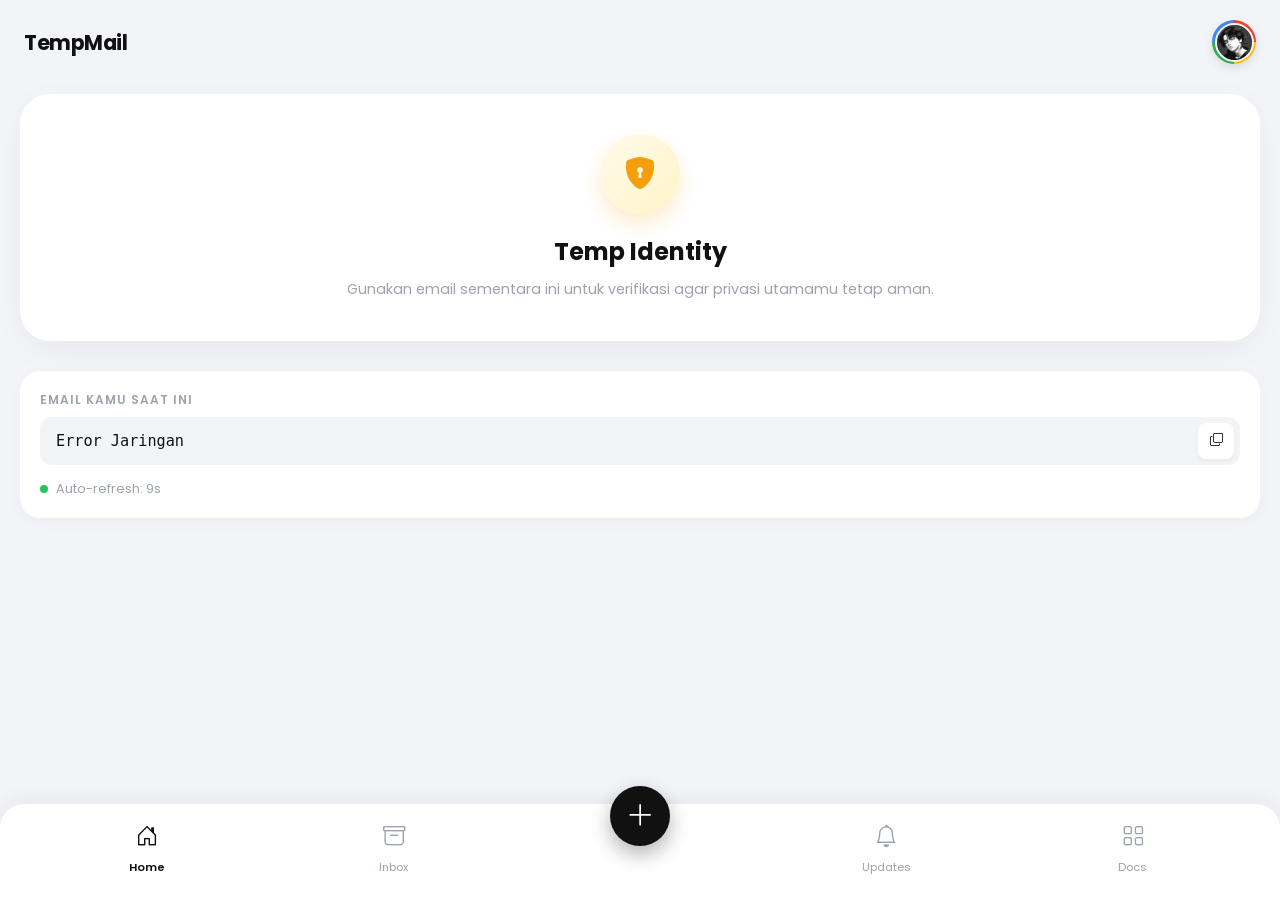
<file: public/index.html>
<!DOCTYPE html>
<html lang="id">
<head>
    <meta charset="UTF-8">
    <meta name="viewport" content="width=device-width, initial-scale=1.0, maximum-scale=1.0, user-scalable=no">
    <meta name="theme-color" content="#F2F4F8">
    <title>TempMail</title>
    
    <link rel="manifest" href="manifest.json">
    <link rel="apple-touch-icon" href="https://cdn-icons-png.flaticon.com/512/732/732200.png">
    
    <link href="https://fonts.googleapis.com/css2?family=Poppins:wght@400;500;600;700&display=swap" rel="stylesheet">
    <link rel="stylesheet" href="https://cdn.jsdelivr.net/npm/bootstrap-icons@1.11.1/font/bootstrap-icons.css">
    
    <script src="https://html2canvas.hertzen.com/dist/html2canvas.min.js"></script>
    
    <link rel="stylesheet" href="style.css">
</head>
<body>

    <div class="top-bar">
        <div class="app-name">TempMail</div>
        <div class="user-avatar">
            <img src="295a6dc7f4efe03269d55d35a91668d3.jpg" alt="User">
        </div>
    </div>

    <main id="main-container">
        
        <section id="view-home" class="tab-view active">
            <div class="hero-card">
                <div class="icon-glow">
                    <i class="bi bi-shield-lock-fill"></i>
                </div>
                <h2>Temp Identity</h2>
                <p>Gunakan email sementara ini untuk verifikasi agar privasi utamamu tetap aman.</p>
            </div>

            <div class="email-action-area">
                <label>Email Kamu Saat Ini</label>
                <div class="email-display">
                    <span id="emailAddress">Generating...</span>
                    <button onclick="copyEmail()" class="copy-btn"><i class="bi bi-copy"></i></button>
                </div>
                <div class="status-indicator">
                    <span class="dot"></span> <span id="timerText">Auto-refresh: 10s</span>
                </div>
            </div>
        </section>

        <section id="view-inbox" class="tab-view">
            <div class="section-header">
                <h2>Riwayat Inbox</h2>
                <button onclick="clearInbox()" class="trash-btn" title="Hapus Semua Pesan">
                    <i class="bi bi-trash3"></i>
                </button>
            </div>
            <div id="readList" class="message-list"></div>
        </section>

        <section id="view-updates" class="tab-view">
            <div class="section-header">
                <h2>Update Baru <span class="badge" id="badge-count" style="display:none">0</span></h2>
            </div>
            <div id="unreadList" class="message-list"></div>
        </section>

        <section id="view-docs" class="tab-view">
            <div class="section-header">
                <h2>Dokumentasi</h2>
            </div>
            <div class="doc-card" style="border: 2px dashed #E5E7EB; background: transparent; text-align: center;">
                <h3 style="justify-content: center; font-size: 1rem;">Dokumentasi Sistem</h3>
                <p style="margin-bottom: 15px; font-size: 0.85rem;">Baca detail teknis, keamanan, dan arsitektur sistem.</p>
                <a href="docs.html" class="btn-whatsapp" style="background: var(--primary); box-shadow: 0 4px 15px rgba(0,0,0,0.2); width: 100%; justify-content: center; color: white;">
                    <i class="bi bi-book-half"></i> Buka Dokumentasi Penuh
                </a>
            </div>
            <div class="doc-card">
                <h3><i class="bi bi-code-slash"></i> Cara Penggunaan</h3>
                <ul>
                    <li>Tekan tombol <strong>+</strong> atau Home untuk generate email.</li>
                    <li>Salin email dan gunakan untuk daftar akun.</li>
                    <li>Cek tab <strong>Updates</strong> untuk pesan masuk.</li>
                    <li>Klik pesan untuk membaca. Setelah dibaca, pesan pindah ke <strong>Inbox</strong>.</li>
                </ul>
            </div>
            <div class="doc-card developer-card">
                <h3>Developer Info</h3>
                <p class="dev-name">SANN404 FORUM</p>
                <p>Aplikasi ini dibuat untuk melindungi privasi user dari spam.</p>
                <a href="https://whatsapp.com/channel/0029Vb6ukqnHQbS4mKP0j80L" target="_blank" class="btn-whatsapp">
                    <i class="bi bi-whatsapp"></i> Join Saluran Developer
                </a>
            </div>
        </section>

    </main>

    <nav class="bottom-nav">
        <div class="nav-item active" onclick="switchTab('view-home', this)">
            <i class="bi bi-house-door"></i>
            <span>Home</span>
        </div>
        <div class="nav-item" onclick="switchTab('view-inbox', this)">
            <i class="bi bi-archive"></i>
            <span>Inbox</span>
        </div>
        <div class="nav-fab-wrapper">
            <div class="nav-fab" onclick="confirmNewEmail()">
                <i class="bi bi-plus-lg"></i>
            </div>
        </div>
        <div class="nav-item" onclick="switchTab('view-updates', this)">
            <div class="icon-wrapper">
                <i class="bi bi-bell"></i>
                <div class="nav-dot" id="nav-dot" style="display: none;"></div>
            </div>
            <span>Updates</span>
        </div>
        <div class="nav-item" onclick="switchTab('view-docs', this)">
            <i class="bi bi-grid"></i>
            <span>Docs</span>
        </div>
    </nav>

    <div id="msgModal" class="modal">
        <div class="modal-content">
            <div class="modal-header">
                <h3 id="modalSubject">Subject</h3>
                <div style="display: flex; gap: 8px;">
                    <button onclick="openMessageShare()" class="share-btn-round"><i class="bi bi-share-fill"></i></button>
                    <button onclick="closeModal('msgModal')" class="close-btn"><i class="bi bi-x-lg"></i></button>
                </div>
            </div>
            <div class="modal-meta" id="modalMeta"></div> 
            <div class="modal-body" id="modalBody">...</div>
        </div>
    </div>

    <div id="shareMsgModal" class="modal" style="align-items: center; justify-content: center;">
        <div class="modal-content" style="border-radius: 24px; max-width: 360px; padding: 20px;">
            <div class="modal-header" style="margin-bottom: 10px;">
                <h3>Bagikan Pesan</h3>
                <button onclick="closeModal('shareMsgModal')" class="close-btn"><i class="bi bi-x-lg"></i></button>
            </div>
            
            <p style="font-size: 0.8rem; color: #6B7280; margin-bottom: 20px;">Pesan akan di-generate menjadi gambar.</p>

            <button onclick="shareAsImage()" class="btn-whatsapp" style="width: 100%; justify-content: center; margin-bottom: 10px; background: var(--primary);">
                <i class="bi bi-image"></i> Share Gambar (IG/WA)
            </button>
            <button onclick="shareToWaText()" class="btn-secondary-full">
                <i class="bi bi-whatsapp"></i> Share Teks WA
            </button>
        </div>
    </div>

    <div id="capture-container" style="position: fixed; left: -9999px; top: 0;">
        <div id="capture-card" class="capture-card-style">
            <div class="capture-header">
                <div class="capture-logo">
                    <i class="bi bi-shield-lock-fill"></i> TempMail
                </div>
            </div>
            
            <div class="capture-body">
                <div class="capture-label">dari:</div>
                <div class="capture-email" id="capEmail">exmp***@gmail.com</div>
                
                <div class="capture-label" style="margin-top: 15px;">pesan:</div>
                <div class="capture-msg" id="capMsg">
                    Isi pesan akan muncul disini...
                </div>
            </div>

            <div class="capture-footer">
                Temporary Email | SANN404 FORUM
            </div>
        </div>
    </div>

    <div id="toast" class="toast">Disalin ke clipboard!</div>
    <script src="script.js"></script>
</body>
</html>
</file>
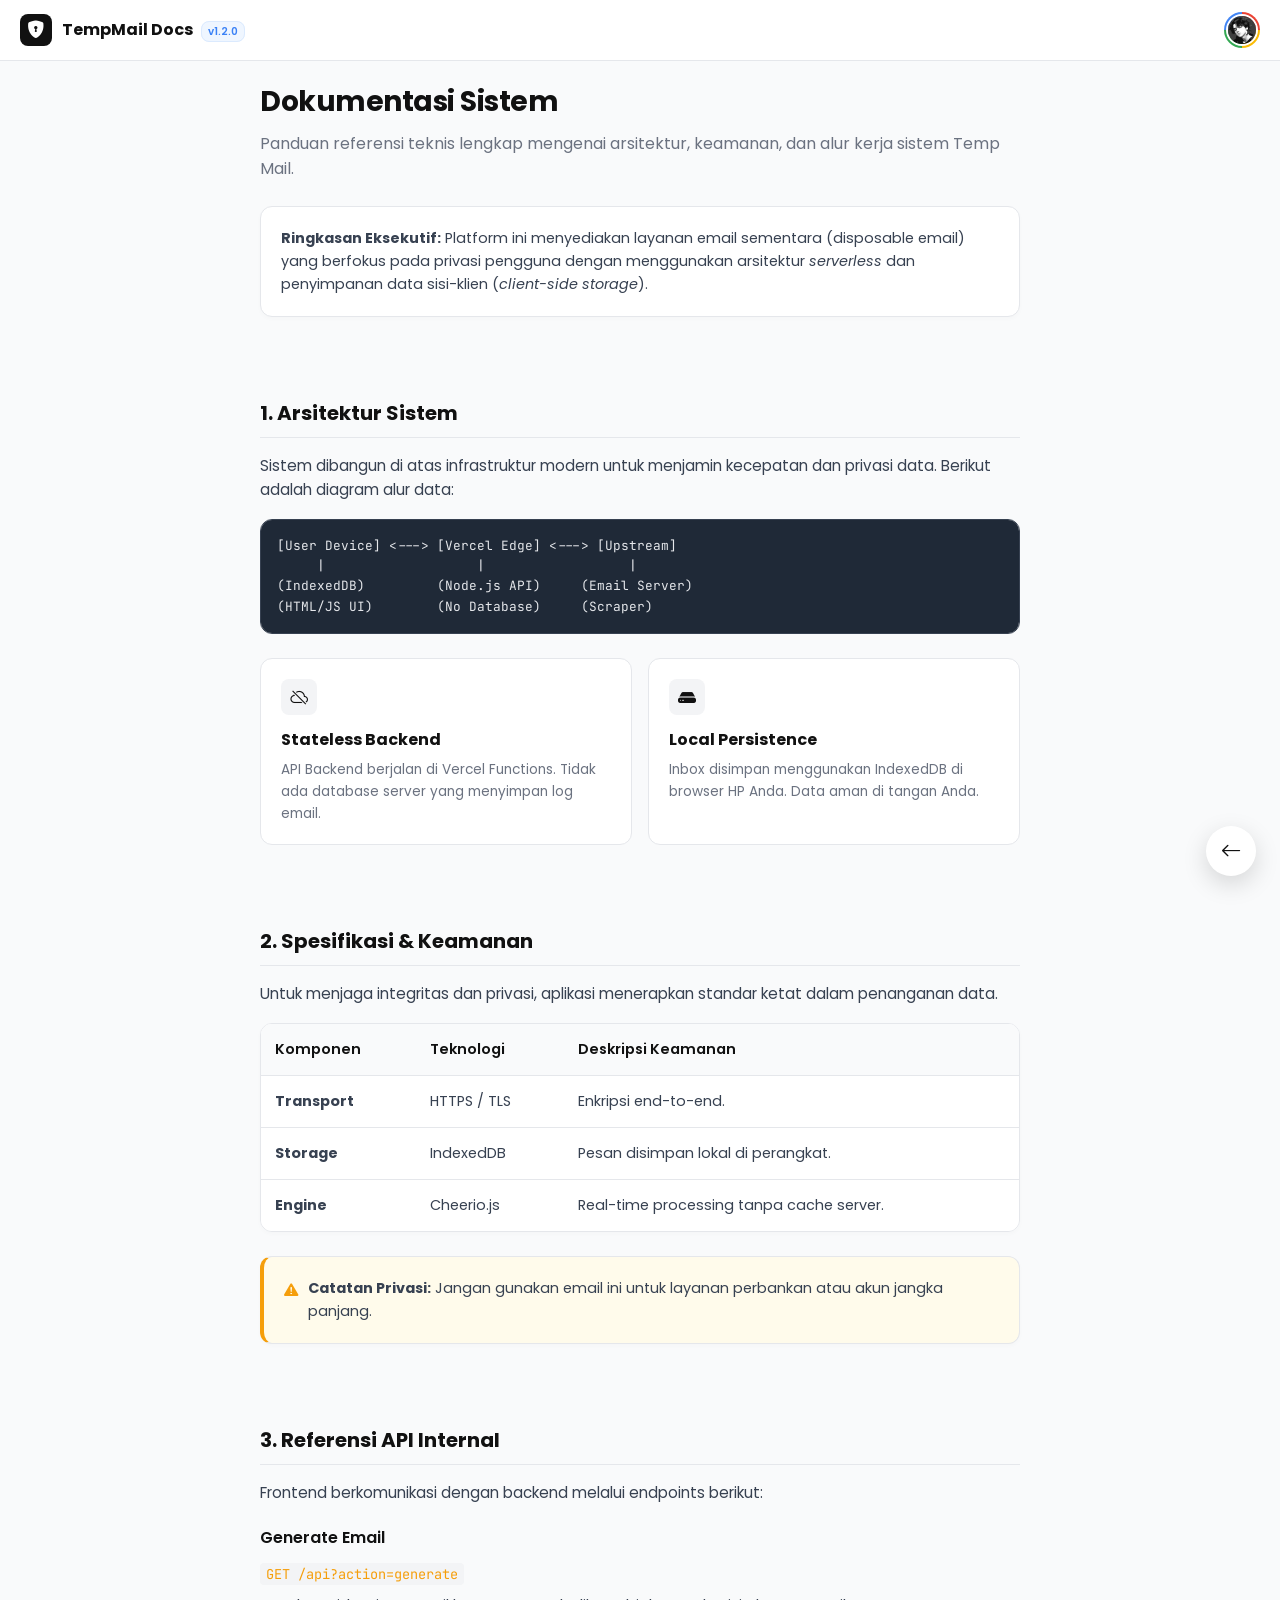
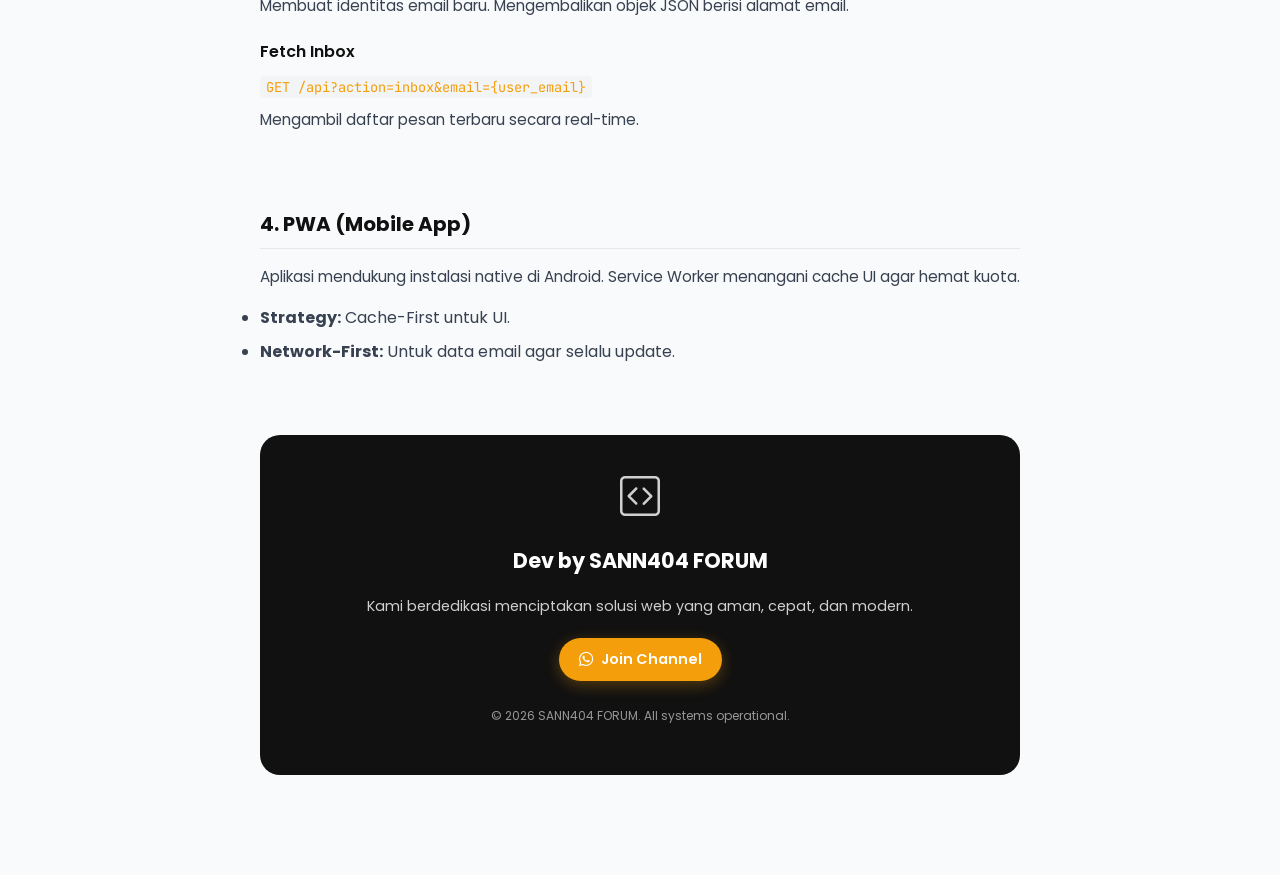
<file: public/docs.html>
<!DOCTYPE html>
<html lang="id">
<head>
    <meta charset="UTF-8">
    <meta name="viewport" content="width=device-width, initial-scale=1.0, maximum-scale=1.0, user-scalable=no">
    <meta name="theme-color" content="#FFFFFF">
    <title>Documentation - SANN404 Mail</title>
    
    <link href="https://fonts.googleapis.com/css2?family=Poppins:wght@400;500;600;700&family=JetBrains+Mono:wght@400;500&display=swap" rel="stylesheet">
    <link rel="stylesheet" href="https://cdn.jsdelivr.net/npm/bootstrap-icons@1.11.1/font/bootstrap-icons.css">

    <style>
        :root {
            --bg-body: #F9FAFB; /* Sedikit lebih terang biar clean */
            --bg-card: #FFFFFF;
            --primary: #111111;
            --text-main: #374151;
            --text-muted: #6B7280;
            --accent: #F59E0B;
            --border: #E5E7EB;
            --code-bg: #1F2937;
            --code-text: #E5E7EB;
        }

        * { margin: 0; padding: 0; box-sizing: border-box; font-family: 'Poppins', sans-serif; -webkit-tap-highlight-color: transparent; }

        body {
            background-color: var(--bg-body);
            color: var(--text-main);
            min-height: 100vh;
            line-height: 1.6;
            overflow-x: hidden; /* Mencegah scroll samping halaman */
        }

        /* --- Header / Top Bar --- */
        .docs-header {
            background: rgba(255, 255, 255, 0.9);
            backdrop-filter: blur(12px);
            border-bottom: 1px solid var(--border);
            padding: 12px 20px;
            position: sticky;
            top: 0;
            z-index: 50;
            display: flex;
            justify-content: space-between;
            align-items: center;
        }

        .brand {
            display: flex;
            align-items: center;
            gap: 10px;
            text-decoration: none;
            flex-shrink: 0;
        }

        .brand-logo {
            background: var(--primary);
            color: white;
            width: 32px; height: 32px;
            border-radius: 8px;
            display: flex; align-items: center; justify-content: center;
            font-size: 1.1rem;
        }

        .brand-text {
            font-weight: 700;
            color: var(--primary);
            font-size: 1rem;
        }

        .doc-badge {
            background: #EFF6FF; color: #3B82F6;
            font-size: 0.65rem; padding: 2px 6px; border-radius: 8px;
            font-weight: 600; border: 1px solid #DBEAFE;
            margin-left: 4px;
        }

        /* Profile Ring (Google Colors) */
        .user-avatar {
            width: 36px; height: 36px;
            border-radius: 50%;
            background: conic-gradient(
                #EA4335 0% 25%, 
                #FBBC05 25% 50%, 
                #34A853 50% 75%, 
                #4285F4 75% 100%
            );
            display: flex; align-items: center; justify-content: center;
            padding: 2px;
            flex-shrink: 0;
        }
        .user-avatar img {
            width: 100%; height: 100%;
            border-radius: 50%; border: 2px solid white;
            object-fit: cover; background: white;
        }

        /* --- Main Layout --- */
        .docs-container {
            max-width: 800px;
            margin: 0 auto;
            padding: 24px 20px 100px; /* Padding Mobile Friendly */
            display: flex;
            flex-direction: column;
            gap: 30px;
        }

        /* Content Styling - Mobile Optimized */
        h1 { 
            font-size: 1.75rem; /* Ukuran lebih pas di HP */
            color: var(--primary); 
            margin-bottom: 12px; 
            letter-spacing: -0.5px; 
            line-height: 1.2;
        }
        h2 { 
            font-size: 1.25rem; 
            color: var(--primary); 
            margin: 30px 0 16px; 
            border-bottom: 1px solid var(--border); 
            padding-bottom: 8px; 
        }
        h3 { font-size: 1rem; color: var(--primary); margin: 20px 0 10px; font-weight: 600; }
        p { margin-bottom: 16px; color: var(--text-main); font-size: 0.95rem; }
        
        .lead { font-size: 1rem; color: var(--text-muted); margin-bottom: 24px; line-height: 1.6; }

        /* Cards & Info Boxes */
        .info-box {
            background: white;
            border: 1px solid var(--border);
            border-radius: 12px;
            padding: 20px;
            margin-bottom: 20px;
            box-shadow: 0 2px 5px rgba(0,0,0,0.02);
            font-size: 0.9rem;
        }

        .info-box.warning {
            border-left: 4px solid var(--accent);
            background: #FFFBEB;
        }

        /* Grid Features - Responsive Stack */
        .grid-features {
            display: grid;
            grid-template-columns: 1fr; /* Default 1 kolom untuk Mobile */
            gap: 16px;
            margin-bottom: 20px;
        }
        
        /* Tablet ke atas jadi 2 kolom */
        @media (min-width: 600px) {
            .grid-features { grid-template-columns: 1fr 1fr; }
        }

        .feature-card {
            background: white;
            padding: 20px;
            border-radius: 12px;
            border: 1px solid var(--border);
        }
        .feature-icon {
            width: 36px; height: 36px;
            background: #F3F4F6; color: var(--primary);
            border-radius: 8px;
            display: flex; align-items: center; justify-content: center;
            font-size: 1.1rem; margin-bottom: 12px;
        }
        .feature-card h4 { font-size: 1rem; margin-bottom: 6px; color: var(--primary); }
        .feature-card p { font-size: 0.85rem; margin-bottom: 0; color: var(--text-muted); }

        /* Code Blocks & Tables Wrapper */
        .scroll-wrapper {
            width: 100%;
            overflow-x: auto;
            -webkit-overflow-scrolling: touch;
            margin-bottom: 24px;
            border-radius: 12px;
            border: 1px solid #374151;
        }

        pre {
            background: var(--code-bg);
            color: var(--code-text);
            padding: 16px;
            margin: 0; /* Reset margin inside wrapper */
            font-family: 'JetBrains Mono', monospace;
            font-size: 0.8rem;
            white-space: pre; /* Paksa scroll horizontal jika panjang */
            border: none;
            border-radius: 0;
        }
        
        code { font-family: 'JetBrains Mono', monospace; color: var(--accent); background: #F3F4F6; padding: 2px 6px; border-radius: 4px; font-size: 0.85em; word-break: break-word; }

        /* Tables */
        .table-wrapper {
            width: 100%;
            overflow-x: auto;
            border-radius: 12px;
            border: 1px solid var(--border);
            margin-bottom: 24px;
            box-shadow: 0 2px 5px rgba(0,0,0,0.02);
        }

        .tech-table {
            width: 100%;
            border-collapse: collapse;
            background: white;
            min-width: 500px; /* Agar tabel tidak gepeng di HP */
        }
        .tech-table th, .tech-table td {
            text-align: left;
            padding: 14px;
            border-bottom: 1px solid var(--border);
            font-size: 0.9rem;
        }
        .tech-table th { background: #F9FAFB; font-weight: 600; color: var(--primary); }
        .tech-table tr:last-child td { border-bottom: none; }

        /* Developer Section */
        .dev-section {
            background: var(--primary);
            color: white;
            border-radius: 20px;
            padding: 30px 20px;
            text-align: center;
            margin-top: 40px;
        }
        .dev-section h2 { color: white; border-bottom: none; margin-top: 0; font-size: 1.3rem; margin-bottom: 10px; }
        .dev-section p { color: rgba(255,255,255,0.8); font-size: 0.9rem; margin-bottom: 20px; }
        
        .btn-action {
            display: inline-flex; align-items: center; gap: 8px;
            background: var(--accent); color: white;
            padding: 10px 20px; border-radius: 50px;
            font-weight: 600; text-decoration: none;
            font-size: 0.9rem;
            box-shadow: 0 4px 15px rgba(245, 158, 11, 0.3);
        }

        /* Back Button Floating */
        .fab-back {
            position: fixed; bottom: 24px; right: 24px;
            width: 50px; height: 50px;
            background: white; color: var(--primary);
            border-radius: 50%;
            box-shadow: 0 8px 25px rgba(0,0,0,0.15);
            display: flex; align-items: center; justify-content: center;
            font-size: 1.3rem; text-decoration: none;
            z-index: 100;
        }

    </style>
</head>
<body>

    <header class="docs-header">
        <a href="/" class="brand">
            <div class="brand-logo"><i class="bi bi-shield-lock-fill"></i></div>
            <div class="brand-info">
                <span class="brand-text">TempMail Docs</span>
                <span class="doc-badge">v1.2.0</span>
            </div>
        </a>
        
        <div class="user-avatar">
            <img src="295a6dc7f4efe03269d55d35a91668d3.jpg" alt="Profile">
        </div>
    </header>

    <main class="docs-container">
        
        <section>
            <h1>Dokumentasi Sistem</h1>
            <p class="lead">Panduan referensi teknis lengkap mengenai arsitektur, keamanan, dan alur kerja sistem Temp Mail.</p>

            <div class="info-box">
                <strong>Ringkasan Eksekutif:</strong> Platform ini menyediakan layanan email sementara (disposable email) yang berfokus pada privasi pengguna dengan menggunakan arsitektur <em>serverless</em> dan penyimpanan data sisi-klien (<em>client-side storage</em>).
            </div>
        </section>

        <section>
            <h2>1. Arsitektur Sistem</h2>
            <p>Sistem dibangun di atas infrastruktur modern untuk menjamin kecepatan dan privasi data. Berikut adalah diagram alur data:</p>

            <div class="scroll-wrapper">
<pre>
[User Device] <---> [Vercel Edge] <---> [Upstream]
     |                   |                  |
(IndexedDB)         (Node.js API)     (Email Server)
(HTML/JS UI)        (No Database)     (Scraper)
</pre>
            </div>

            <div class="grid-features">
                <div class="feature-card">
                    <div class="feature-icon"><i class="bi bi-cloud-slash"></i></div>
                    <h4>Stateless Backend</h4>
                    <p>API Backend berjalan di Vercel Functions. Tidak ada database server yang menyimpan log email.</p>
                </div>
                <div class="feature-card">
                    <div class="feature-icon"><i class="bi bi-hdd-fill"></i></div>
                    <h4>Local Persistence</h4>
                    <p>Inbox disimpan menggunakan IndexedDB di browser HP Anda. Data aman di tangan Anda.</p>
                </div>
            </div>
        </section>

        <section>
            <h2>2. Spesifikasi & Keamanan</h2>
            <p>Untuk menjaga integritas dan privasi, aplikasi menerapkan standar ketat dalam penanganan data.</p>
            
            <div class="table-wrapper">
                <table class="tech-table">
                    <thead>
                        <tr>
                            <th>Komponen</th>
                            <th>Teknologi</th>
                            <th>Deskripsi Keamanan</th>
                        </tr>
                    </thead>
                    <tbody>
                        <tr>
                            <td><strong>Transport</strong></td>
                            <td>HTTPS / TLS</td>
                            <td>Enkripsi end-to-end.</td>
                        </tr>
                        <tr>
                            <td><strong>Storage</strong></td>
                            <td>IndexedDB</td>
                            <td>Pesan disimpan lokal di perangkat.</td>
                        </tr>
                        <tr>
                            <td><strong>Engine</strong></td>
                            <td>Cheerio.js</td>
                            <td>Real-time processing tanpa cache server.</td>
                        </tr>
                    </tbody>
                </table>
            </div>

            <div class="info-box warning">
                <div style="display:flex; gap:10px;">
                    <i class="bi bi-exclamation-triangle-fill" style="color:var(--accent); margin-top:2px;"></i>
                    <div>
                        <strong>Catatan Privasi:</strong> Jangan gunakan email ini untuk layanan perbankan atau akun jangka panjang.
                    </div>
                </div>
            </div>
        </section>

        <section>
            <h2>3. Referensi API Internal</h2>
            <p>Frontend berkomunikasi dengan backend melalui endpoints berikut:</p>
            
            <h3>Generate Email</h3>
            <code>GET /api?action=generate</code>
            <p style="margin-top:8px;">Membuat identitas email baru. Mengembalikan objek JSON berisi alamat email.</p>

            <h3>Fetch Inbox</h3>
            <code>GET /api?action=inbox&email={user_email}</code>
            <p style="margin-top:8px;">Mengambil daftar pesan terbaru secara real-time.</p>
        </section>

        <section>
            <h2>4. PWA (Mobile App)</h2>
            <p>Aplikasi mendukung instalasi native di Android. Service Worker menangani cache UI agar hemat kuota.</p>
            <ul>
                <li style="margin-bottom:8px;"><strong>Strategy:</strong> Cache-First untuk UI.</li>
                <li><strong>Network-First:</strong> Untuk data email agar selalu update.</li>
            </ul>
        </section>

        <div class="dev-section">
            <i class="bi bi-code-square" style="font-size: 2.5rem; margin-bottom: 15px; display:block; opacity:0.8;"></i>
            <h2>Dev by SANN404 FORUM</h2>
            <p>Kami berdedikasi menciptakan solusi web yang aman, cepat, dan modern.</p>
            <a href="https://whatsapp.com/channel/0029Vb6ukqnHQbS4mKP0j80L" class="btn-action">
                <i class="bi bi-whatsapp"></i> Join Channel
            </a>
            <p style="margin-top: 25px; font-size: 0.75rem; opacity: 0.7;">
                &copy; 2026 SANN404 FORUM. All systems operational.
            </p>
        </div>

    </main>

    <a href="/" class="fab-back" title="Kembali ke Aplikasi Utama">
        <i class="bi bi-arrow-left"></i>
    </a>

</body>
</html>
</file>
<file: public/style.css>
:root {
    --bg-body: #F2F4F8;
    --bg-card: #FFFFFF;
    --primary: #111111;
    --text-main: #1F2937;
    --text-muted: #9CA3AF;
    --accent: #F59E0B;
    --danger: #ef4444;
    --shadow-soft: 0 10px 40px -10px rgba(0,0,0,0.08);
    --shadow-card: 0 4px 15px rgba(0,0,0,0.03);
}

* { margin: 0; padding: 0; box-sizing: border-box; font-family: 'Poppins', sans-serif; -webkit-tap-highlight-color: transparent; }

body {
    background-color: var(--bg-body);
    color: var(--text-main);
    min-height: 100vh;
    padding-bottom: 100px;
}

/* --- Top Bar & Profile --- */
.top-bar {
    display: flex; justify-content: space-between; align-items: center;
    padding: 20px 24px; background: var(--bg-body);
    position: sticky; top: 0; z-index: 50;
}
.app-name { font-weight: 700; font-size: 1.3rem; letter-spacing: -0.5px; color: var(--primary); }
.user-avatar {
    width: 44px; height: 44px; border-radius: 50%;
    background: conic-gradient(#EA4335 0% 25%, #FBBC05 25% 50%, #34A853 50% 75%, #4285F4 75% 100%);
    display: flex; align-items: center; justify-content: center; padding: 2.5px;
    box-shadow: 0 4px 10px rgba(0,0,0,0.1);
}
.user-avatar img { width: 100%; height: 100%; border-radius: 50%; border: 2px solid var(--bg-body); object-fit: cover; background: white; }

/* --- Components --- */
.tab-view { display: none; padding: 0 20px; animation: fadeIn 0.3s ease; }
.tab-view.active { display: block; }
@keyframes fadeIn { from { opacity: 0; transform: translateY(10px); } to { opacity: 1; transform: translateY(0); } }

/* Hero Card */
.hero-card {
    background: var(--bg-card); border-radius: 30px; padding: 40px 24px;
    text-align: center; box-shadow: var(--shadow-soft); margin-top: 10px; margin-bottom: 30px;
}
.icon-glow {
    width: 80px; height: 80px; background: linear-gradient(135deg, #fffbeb 0%, #fef3c7 100%);
    border-radius: 50%; display: flex; align-items: center; justify-content: center;
    margin: 0 auto 20px; font-size: 2rem; color: var(--accent);
    box-shadow: 0 10px 20px rgba(245, 158, 11, 0.2);
}
.hero-card h2 { font-size: 1.5rem; margin-bottom: 10px; color: var(--primary); }
.hero-card p { font-size: 0.9rem; color: var(--text-muted); line-height: 1.5; }

/* Email Box */
.email-action-area { background: var(--bg-card); padding: 20px; border-radius: 20px; box-shadow: var(--shadow-card); }
.email-action-area label { display: block; font-size: 0.75rem; font-weight: 600; color: var(--text-muted); margin-bottom: 8px; text-transform: uppercase; letter-spacing: 1px; }
.email-display {
    display: flex; background: #F3F4F6; padding: 6px 6px 6px 16px;
    border-radius: 12px; align-items: center; justify-content: space-between; margin-bottom: 15px;
}
.email-display span { font-family: monospace; font-size: 0.95rem; overflow: hidden; text-overflow: ellipsis; white-space: nowrap; max-width: 80%; color: var(--primary); }
.copy-btn {
    background: white; border: none; width: 36px; height: 36px;
    border-radius: 8px; box-shadow: 0 2px 4px rgba(0,0,0,0.05);
    cursor: pointer; color: var(--primary); display: flex; align-items: center; justify-content: center;
    transition: transform 0.1s;
}
.copy-btn:active { transform: scale(0.9); }
.status-indicator { display: flex; align-items: center; gap: 8px; font-size: 0.8rem; color: var(--text-muted); }
.dot { width: 8px; height: 8px; background: #22c55e; border-radius: 50%; animation: pulse 2s infinite; }

/* --- Message List --- */
.section-header { margin-bottom: 20px; margin-top: 10px; display: flex; justify-content: space-between; align-items: center; }
.section-header h2 { font-size: 1.4rem; color: var(--primary); }
.badge { background: #ef4444; color: white; font-size: 0.75rem; padding: 4px 10px; border-radius: 20px; font-weight: 600; }
.trash-btn {
    background: #FEE2E2; color: var(--danger); border: none;
    width: 40px; height: 40px; border-radius: 12px;
    display: flex; align-items: center; justify-content: center;
    font-size: 1.2rem; cursor: pointer; transition: background 0.2s;
}
.trash-btn:active { background: #FECACA; transform: scale(0.95); }

.message-list { display: flex; flex-direction: column; gap: 12px; }
.message-card {
    background: var(--bg-card); padding: 16px; border-radius: 20px;
    box-shadow: var(--shadow-card); cursor: pointer; display: flex; gap: 16px;
    align-items: flex-start; transition: transform 0.1s; position: relative; overflow: hidden;
}
.message-card:active { transform: scale(0.98); background: #f9fafb; }
.message-card.unread::before {
    content: ''; position: absolute; left: 0; top: 15%; bottom: 15%;
    width: 4px; background: var(--accent); border-radius: 0 4px 4px 0;
}
.msg-avatar {
    width: 48px; height: 48px; background: #EEF2FF; color: #4F46E5;
    border-radius: 16px; display: flex; align-items: center; justify-content: center;
    font-weight: 700; font-size: 1.3rem; flex-shrink: 0;
}
.msg-content { flex: 1; min-width: 0; }
.msg-header { display: flex; justify-content: space-between; align-items: baseline; margin-bottom: 2px; }
.msg-from { font-weight: 700; font-size: 0.95rem; color: var(--primary); white-space: nowrap; overflow: hidden; text-overflow: ellipsis; max-width: 65%; }
.msg-time { font-size: 0.7rem; color: var(--text-muted); font-weight: 500; }
.msg-subject { font-weight: 600; font-size: 0.9rem; color: #374151; margin-bottom: 4px; white-space: nowrap; overflow: hidden; text-overflow: ellipsis; }
.msg-snippet { font-size: 0.85rem; color: var(--text-muted); line-height: 1.3; display: -webkit-box; -webkit-line-clamp: 2; -webkit-box-orient: vertical; overflow: hidden; }
.message-card.read .msg-from { font-weight: 500; color: #6B7280; }
.message-card.read .msg-avatar { background: #F3F4F6; color: #9CA3AF; }
.message-card.read { box-shadow: none; border: 1px solid #F3F4F6; background: #FAFAFA; }
.empty-placeholder { text-align: center; padding: 60px 0; color: #d1d5db; }
.empty-placeholder i { font-size: 3.5rem; margin-bottom: 15px; display: block; opacity: 0.5; }

/* Docs & Footer */
.doc-card { background: var(--bg-card); padding: 24px; border-radius: 20px; margin-bottom: 20px; box-shadow: var(--shadow-card); }
.doc-card ul { padding-left: 20px; color: #4b5563; font-size: 0.9rem; line-height: 1.6; }
.developer-card { border: 1px solid rgba(0,0,0,0.05); text-align: center; }
.dev-name { font-weight: 700; font-size: 1.2rem; color: var(--primary); }
.btn-whatsapp { display: inline-flex; align-items: center; gap: 8px; background: #25D366; color: white; text-decoration: none; padding: 12px 24px; border-radius: 50px; margin-top: 15px; font-weight: 600; box-shadow: 0 4px 15px rgba(0,0,0,0.1); cursor: pointer; border: none; font-size: 0.9rem; }

/* Bottom Nav */
.bottom-nav {
    position: fixed; bottom: 0; left: 0; width: 100%;
    background: white; padding: 12px 24px 24px; display: flex; justify-content: space-between; align-items: flex-end;
    box-shadow: 0 -5px 20px rgba(0,0,0,0.05); border-radius: 24px 24px 0 0; z-index: 100;
}
.nav-item { flex: 1; display: flex; flex-direction: column; align-items: center; color: #9CA3AF; font-size: 0.7rem; gap: 6px; cursor: pointer; transition: color 0.2s; }
.nav-item i { font-size: 1.4rem; }
.nav-item.active { color: var(--primary); font-weight: 600; }
.nav-fab-wrapper { flex: 1; display: flex; justify-content: center; position: relative; }
.nav-fab {
    width: 60px; height: 60px; background: var(--primary);
    border-radius: 50%; display: flex; align-items: center; justify-content: center;
    color: white; font-size: 1.8rem; box-shadow: 0 8px 20px rgba(0,0,0,0.3);
    transform: translateY(-30px); cursor: pointer;
}
.icon-wrapper { position: relative; }
.nav-dot { position: absolute; top: 0; right: 0; width: 8px; height: 8px; background: #ef4444; border-radius: 50%; border: 2px solid white; }

/* Modal Styles */
.modal { display: none; position: fixed; top: 0; left: 0; width: 100%; height: 100%; background: rgba(0,0,0,0.6); z-index: 1000; justify-content: center; align-items: flex-end; opacity: 0; transition: opacity 0.3s; }
.modal.show { display: flex; opacity: 1; }
.modal-content { background: white; width: 100%; border-radius: 24px 24px 0 0; padding: 30px 24px; max-height: 85vh; overflow-y: auto; transform: translateY(100%); transition: transform 0.3s cubic-bezier(0.16, 1, 0.3, 1); }
.modal.show .modal-content { transform: translateY(0); }
.modal-header { display: flex; justify-content: space-between; margin-bottom: 20px; align-items: center; }
.close-btn { background: #F3F4F6; border: none; width: 36px; height: 36px; border-radius: 50%; display: flex; align-items: center; justify-content: center; font-size: 1.2rem; cursor: pointer; }
.share-btn-round { background: #EEF2FF; color: #4F46E5; border: none; width: 36px; height: 36px; border-radius: 50%; display: flex; align-items: center; justify-content: center; font-size: 1rem; cursor: pointer; }
.modal-meta { display: flex; align-items: center; gap: 12px; margin-bottom: 24px; padding-bottom: 20px; border-bottom: 1px solid #F3F4F6; }
.meta-avatar { width: 44px; height: 44px; background: #EEF2FF; color: #4F46E5; border-radius: 50%; display: flex; align-items: center; justify-content: center; font-weight: 700; font-size: 1.2rem; }
.meta-info { display: flex; flex-direction: column; }
.meta-from { font-weight: 600; font-size: 0.95rem; }
.meta-time { font-size: 0.75rem; color: var(--text-muted); }
.modal-body { font-size: 1rem; line-height: 1.7; color: #374151; white-space: pre-wrap; word-wrap: break-word; }

/* UPDATE: CAPTURE CARD STYLE (Clean White Theme) */
.capture-card-style {
    width: 400px;
    background: #FFFFFF;
    padding: 30px;
    border-radius: 20px;
    box-shadow: 0 10px 40px rgba(0,0,0,0.1);
    font-family: 'Poppins', sans-serif;
    color: #1F2937;
    position: relative;
    border: 1px solid #E5E7EB;
}

.capture-header {
    display: flex; justify-content: space-between; align-items: center;
    margin-bottom: 20px; border-bottom: 1px solid #F3F4F6; padding-bottom: 15px;
}
.capture-logo {
    display: flex; align-items: center; gap: 8px;
    font-weight: 700; color: #111; font-size: 1.1rem;
}
.capture-logo i { color: #111; }

.capture-body { padding: 5px 0 20px 0; }
.capture-label {
    font-size: 0.75rem; color: #9CA3AF; font-weight: 600; 
    text-transform: uppercase; letter-spacing: 1px; margin-bottom: 5px;
}
.capture-email {
    font-size: 1rem; font-family: 'Courier New', monospace;
    background: #F3F4F6; padding: 8px 12px; border-radius: 8px;
    display: inline-block; color: #4B5563; font-weight: 600;
}
.capture-msg {
    font-size: 1.2rem; font-weight: 600; color: #111;
    line-height: 1.5; margin-top: 5px;
    white-space: pre-wrap; word-break: break-word;
}

.capture-footer {
    border-top: 1px solid #F3F4F6; padding-top: 15px;
    text-align: center; font-size: 0.75rem; color: #9CA3AF;
    font-weight: 500; letter-spacing: 0.5px;
}

.btn-secondary-full {
    width: 100%; padding: 12px; border-radius: 50px; border: 1px solid #E5E7EB;
    background: white; color: var(--primary); font-weight: 600; cursor: pointer;
    display: flex; align-items: center; justify-content: center; gap: 8px;
}
.toast { position: fixed; top: 20px; left: 50%; transform: translateX(-50%) translateY(-100px); background: #1f2937; color: white; padding: 12px 24px; border-radius: 50px; font-size: 0.85rem; z-index: 200; transition: transform 0.4s; }
.toast.show { transform: translateX(-50%) translateY(0); }
@keyframes pulse { 0% { opacity: 1; } 50% { opacity: 0.4; } 100% { opacity: 1; } }
</file>
